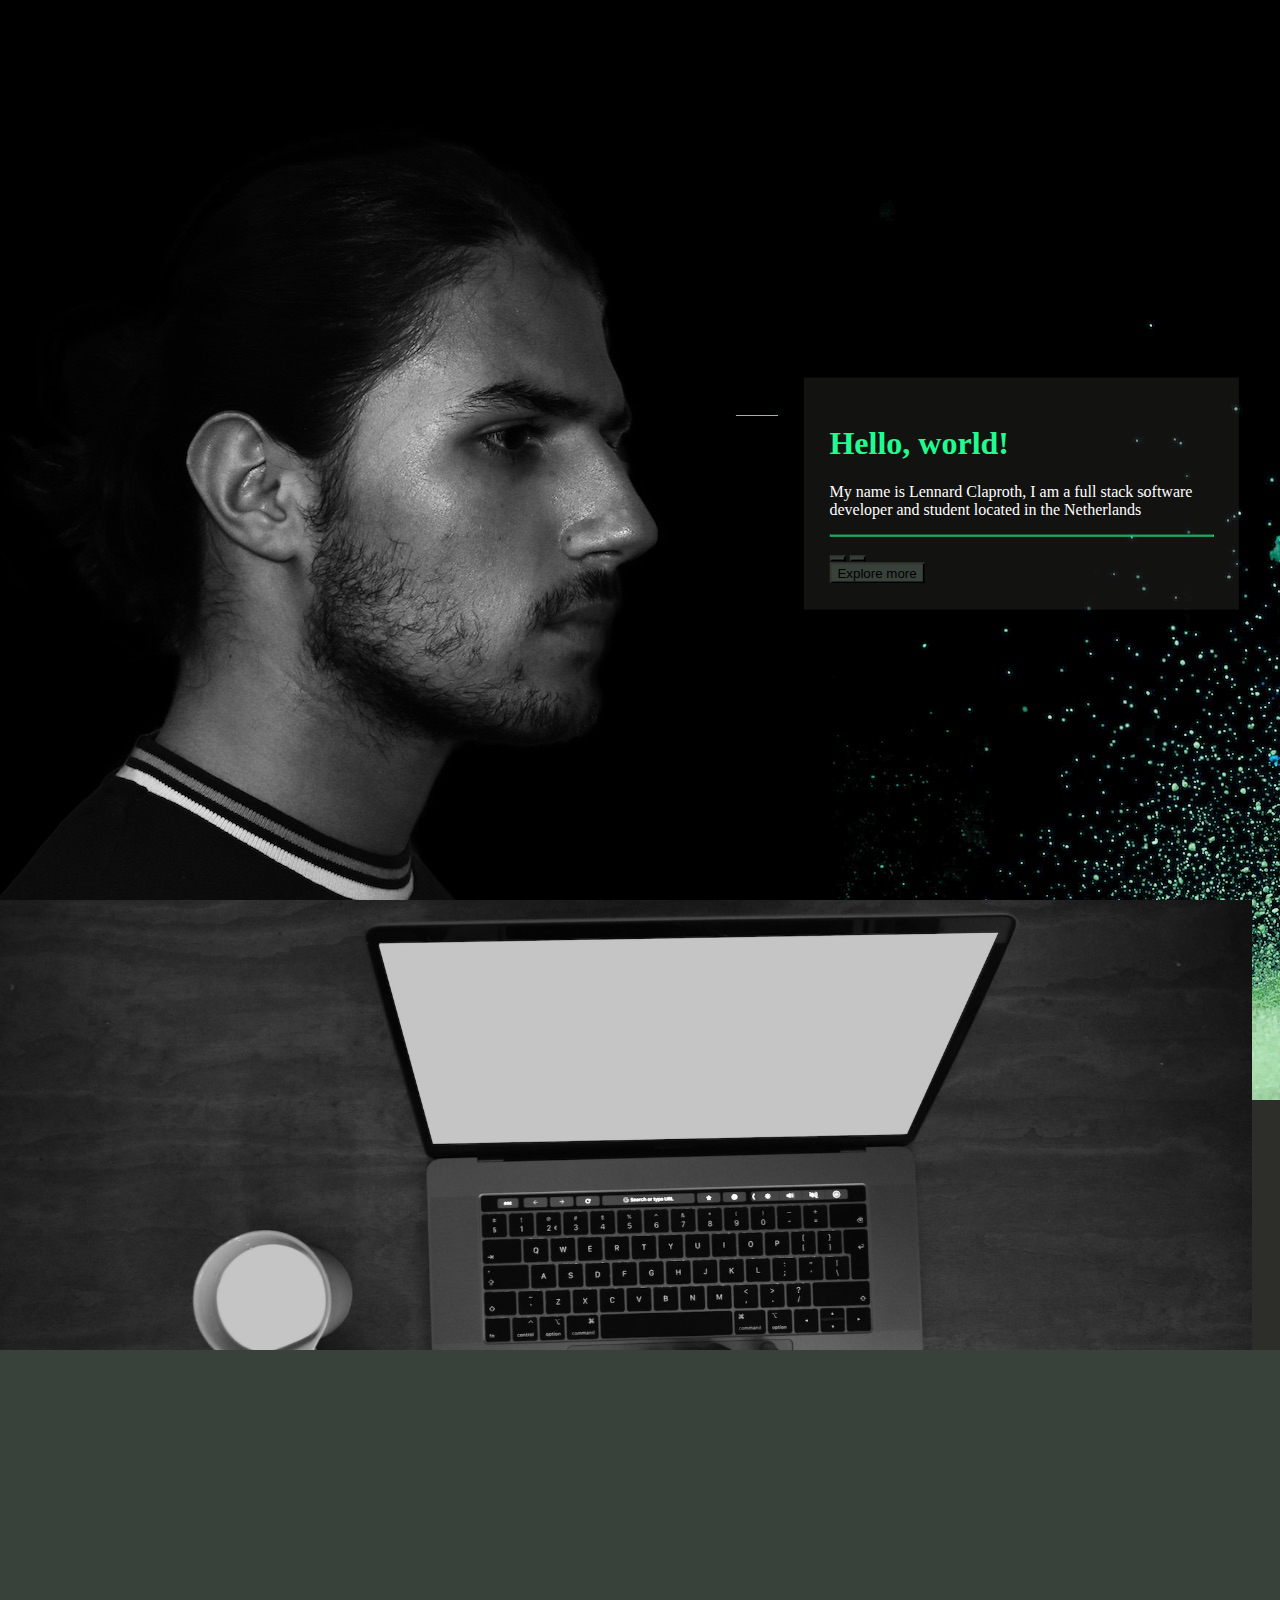
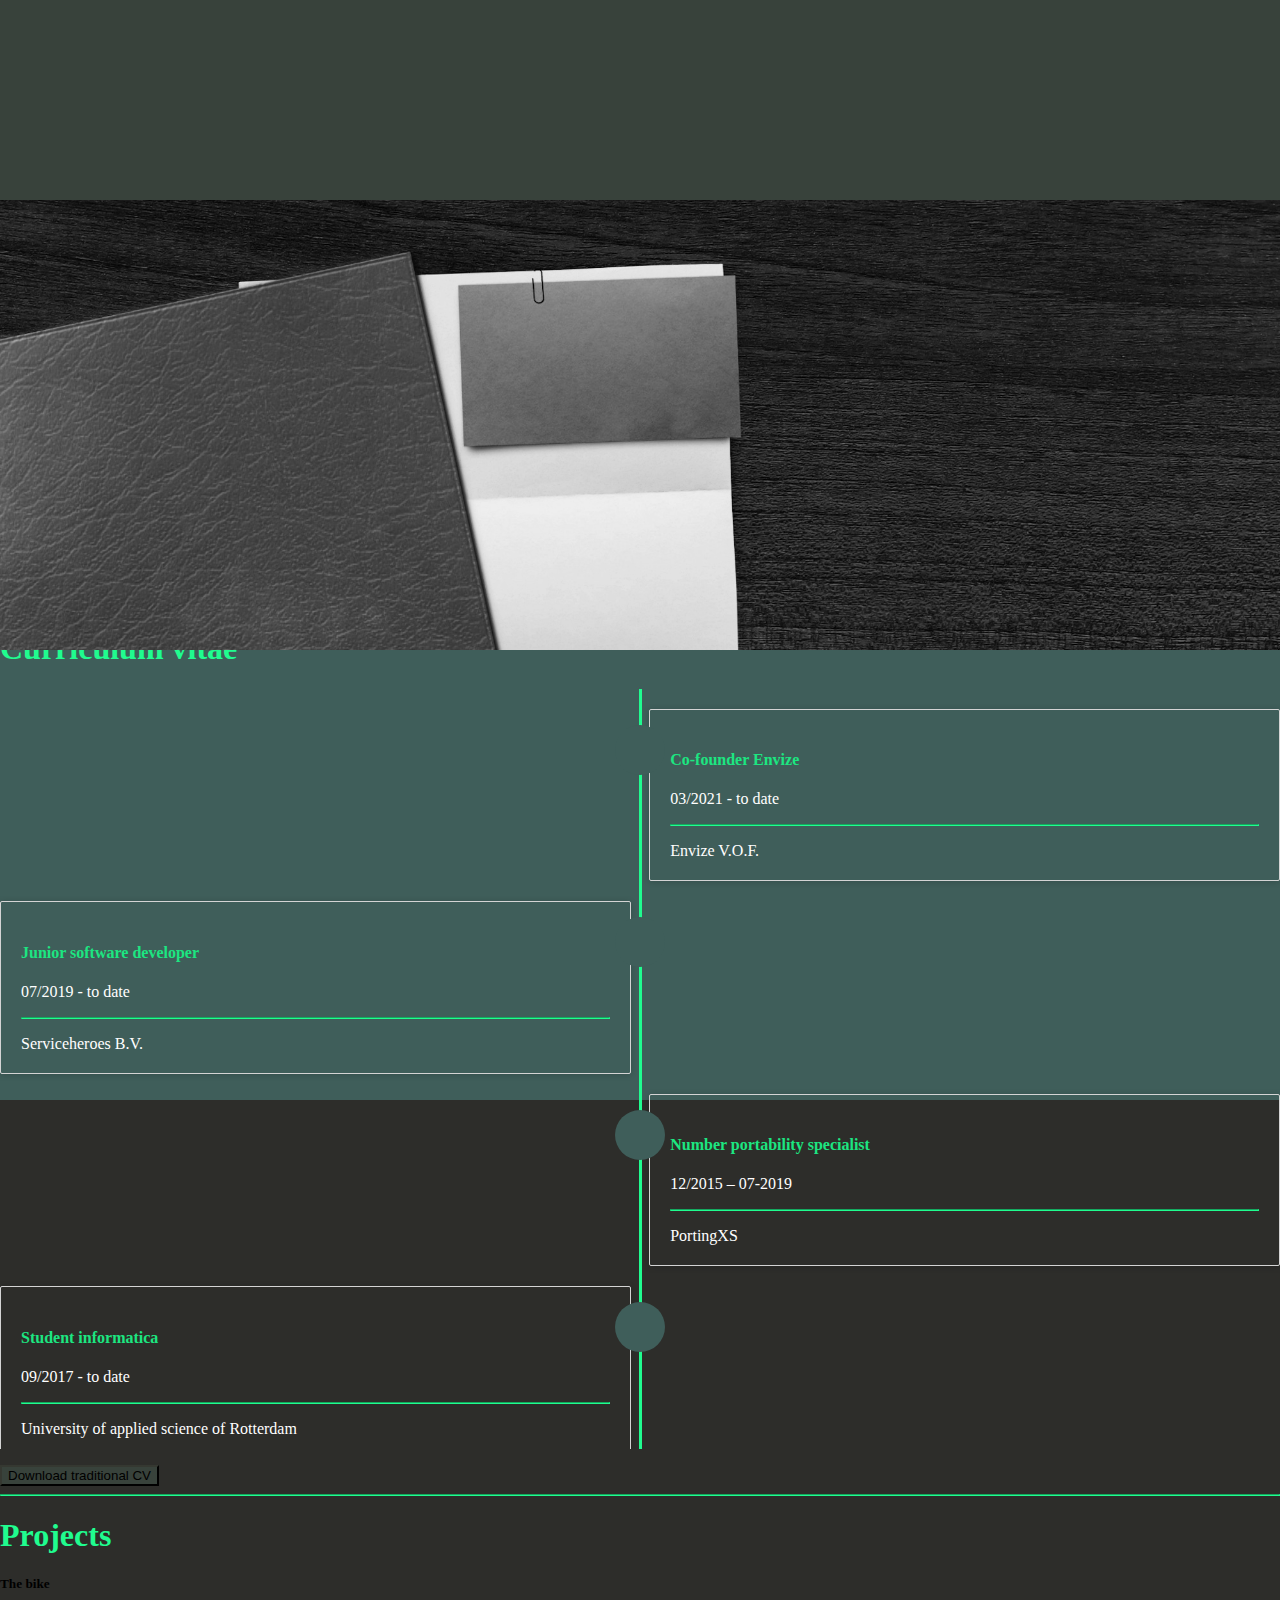
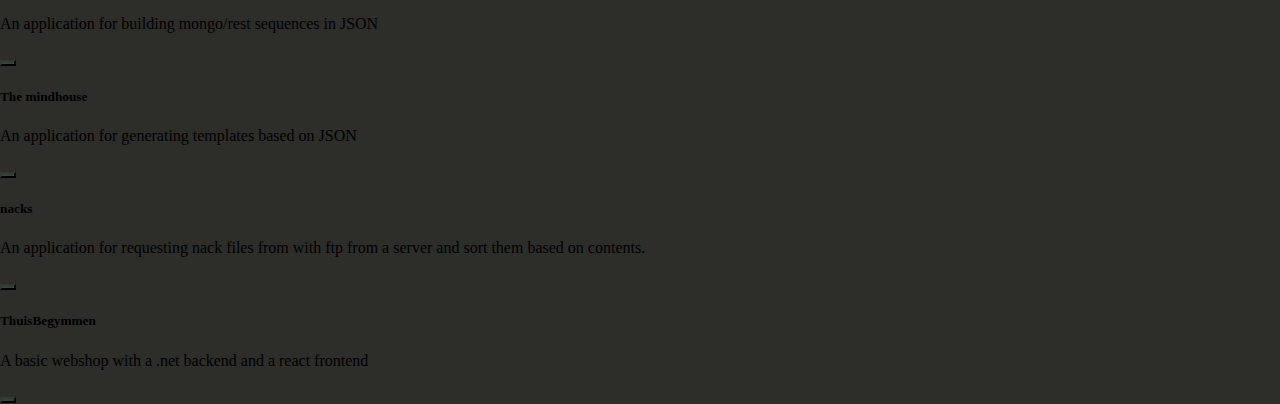
<file: www/index.html>
<!doctype html>
<html lang="en">
  <head>
    <!-- Required meta tags -->
    <meta charset="utf-8">
    <meta name="viewport" content="width=device-width, initial-scale=1, shrink-to-fit=no">

    <!-- Bootstrap CSS -->
    <link rel="stylesheet" href="https://stackpath.bootstrapcdn.com/bootstrap/4.5.0/css/bootstrap.min.css" integrity="sha384-9aIt2nRpC12Uk9gS9baDl411NQApFmC26EwAOH8WgZl5MYYxFfc+NcPb1dKGj7Sk" crossorigin="anonymous">
    <link rel="stylesheet" href="https://use.fontawesome.com/releases/v5.7.0/css/all.css" integrity="sha384-lZN37f5QGtY3VHgisS14W3ExzMWZxybE1SJSEsQp9S+oqd12jhcu+A56Ebc1zFSJ" crossorigin="anonymous">    <link rel="stylesheet" href="styles/buttonStyles.css">
    <link rel="stylesheet" href="styles/containerStyles.css">
    <link rel="stylesheet" href="styles/imageStyles.css">
    <link rel="stylesheet" href="styles/jumbotronStyles.css">
    <link rel="stylesheet" href="styles/fontStyles.css">
    <link rel="stylesheet" href="styles/iconStyles.css">
    <link rel="stylesheet" href="styles/rowStyles.css">
    <link rel="stylesheet" href="styles/buttonAnimationStyles.css">
    <link rel="stylesheet" href="styles/timeline.css">
    <link rel="stylesheet" href="styles/mainStyles.css">

    <title>Lennard Claproth</title>
  </head>
  <body>
    <div class="container-fluid header-container" id="header">
        <img src="img/banner.jpg" class="img-fluid header-img" alt="Responsive image">
        <div class="jumbotron header-jumbotron">
            <h1 class="display-4 main-heading">Hello, world!</h1>
            <p class="lead main-paragraph">My name is Lennard Claproth, I am a full stack software developer and student located in the Netherlands</p>
            <hr class="my-4 main-divider">
            <div class="d-flex justify-content-center">
                <div class="btn-group" role="group" aria-label="Basic example">
                    <button type="button" class="btn btn-primary" onclick="window.location.href='https://www.instagram.com/lennardclaproth/'"><i class="fab fa-instagram"></i></button>
                    <button type="button" class="btn btn-primary" onclick="window.location.href='https://www.linkedin.com/in/lennardclaproth'"><i class="fab fa-linkedin"></i></button>
                </div>
            </div>
            <!-- <p class="lead main-paragraph"><i class="fab fa-instagram jumbo-icon"></i></p> -->
            <button class="btn btn-primary btn-lg btn-block header-button mt-4" onclick="scrollDown('main-body')">Explore more <i class="fas fa-route ml-2"></i></button>
        </div>
    </div>

    <div class="container-fluid main-body" id="main-body">
        <div class="row main-row">
            <div class="col-sm main-col p-0">
                <button class="special-button" onclick="scrollDown('portfolio')">
                    <span>
                        <span>
                            <span data-attr-span="About me">
                                About me
                            </span>
                        </span>
                    </span>
                </button>      
                <img src="img/laptop.jpg" class="img body-image" alt="Responsive image">
            </div>
            <div class="col-sm main-col p-0" style="background-color: #20fc8f">
                
            </div>
            <div class="col-sm main-col p-0">
                <button class="special-button" onclick="scrollDown('projects')">
                    <span>
                        <span>
                            <span data-attr-span="Projects">
                                Projects
                            </span>
                        </span>
                    </span>
                </button>      
                <img src="img/code.jpg" class="img body-image" alt="Responsive image">
            </div>
        </div>
        <div class="row main-row">
            <div class="col-sm main-col p-0" style="background-color: #38423B">
            </div>
            <div class="col-sm main-col p-0">
                <button class="special-button" onclick="scrollDown('curriculum_vitae')">
                    <span>
                        <span>
                            <span data-attr-span="Curriculum vitae">
                                Curriculum vitae
                            </span>
                        </span>
                    </span>
                </button>      
                <img src="img/folder.jpg" class="img body-image" alt="Responsive image">
            </div>
            <div class="col-sm main-col p-0" style="background-color: #3f5e5a">
            </div>
        </div>
        <div class="nav-bar-container">
            <nav class="navbar navbar-expand-md navbar-dark bg-dark sticky-top">
                <li class="nav-item dropdown">
                    <button class="btn btn-primary nav-link dropdown-toggle" id="navbarDropdown" role="button" data-toggle="dropdown" aria-haspopup="true" >
                        <i class="fas fa-bars"></i>
                    </button>
                    <div class="dropdown-menu main-dropdown" aria-labelledby="navbarDropdown">
                        <button type="button" class="btn dropdown-item" onclick="scrollDown('main-body')"><i class="fas fa-home"></i></button>
                        <button type="button" class="btn dropdown-item" onclick="scrollDown('portfolio')">Portfolio</i></button>
                        <button type="button" class="btn dropdown-item" onclick="scrollDown('curriculum_vitae')">Curriculum Vitae</a></button>
                        <button type="button" class="btn dropdown-item" onclick="scrollDown('projects')">Projects</a></button>                    
                    </div>
                </li>
            </nav>
            <div class="container mb-5">
                <div class="page-header" id="portfolio">
                    <h1 class="display-4 main-heading ">About me</h1>
                </div>
                <hr class="hy-4 main-divider">
                <div class="container main-container">
                    <p class="lead main-paragraph">
                        My name is Lennard Claproth I am born and raised in The Hague in the Netherlands. 
                        Since highschool I developed a passion for everything computer related. 
                        From building computers to making websites, 
                        from fixing operating system related issues to making robots with a raspberry pi. 
                        I have always had a great affinity with computers and I am happy that I can earn money with my passion.</p>
                    <p class="lead main-paragraph">
                        Since a year I have been working as a junior software developer. 
                        This helped me with developing better developing skills as I am a kinesthetic learner. 
                        Besides my current work I am currently working with a friend of mine to set up a company for the development of software solutions.
                    </p>
                    <p class="lead main-paragraph"> 
                        The programming/scripting languages/frameworks which I love the most at the current moment are 
                        <i class="fab fa-python mr-2"></i><i class="fab fa-vuejs mr-2"></i><i class="fab fa-js-square mr-2"></i><i class="fab fa-java mr-2"></i><i class="fab fa-sass mr-2"></i>
                    </p>
                    <p class="lead main-paragraph">You can contact me on my email address: lennardclaproth@gmail.com <br />or via a phonecall to +31643244747</p>
                </div>
                <hr class="hy-4 main-divider">
            </div>
            <div class="container mt-5 mb-5" id="curriculum_vitae">
                <div class="page-header">
                    <h1  class="display-4 main-heading ">Curriculum vitae</h1>
                </div>
                <ul class="timeline">
                    <li class="timeline-inverted">
                        <div class="timeline-badge"><i class="fas fa-briefcase"></i></div>
                        <div class="timeline-panel">
                        <div class="timeline-heading">
                            <h4 class="second-heading">Co-founder Envize</h4>
                            <p class="main-paragraph">03/2021 - to date<i class="fas fa-clock ml-2"></i></p>
                            <hr class="hy-4 main-divider" />
                        </div>
                        <div class="timeline-body">
                            <p class="main-paragraph">Envize V.O.F.</p>
                        </div>
                        </div>
                    </li>
                    <li>
                        <div class="timeline-badge"><i class="fas fa-briefcase"></i></div>
                        <div class="timeline-panel">
                        <div class="timeline-heading">
                            <h4 class="second-heading">Junior software developer</h4>
                            <p class="main-paragraph">07/2019 - to date<i class="fas fa-clock ml-2"></i></p>
                            <hr class="hy-4 main-divider" />
                        </div>
                        <div class="timeline-body">
                            <p class="main-paragraph">Serviceheroes B.V.</p>
                        </div>
                        </div>
                    </li>
                    <li class="timeline-inverted">
                        <div class="timeline-badge"><i class="fas fa-briefcase"></i></div>
                        <div class="timeline-panel">
                        <div class="timeline-heading">
                            <h4 class="second-heading">Number portability specialist</h4>
                            <p class="main-paragraph">12/2015 – 07-2019 <i class="fas fa-clock ml-2"></i></p>
                            <hr class="hy-4 main-divider" />
                        </div>
                        <div class="timeline-body">
                            <p class="main-paragraph">PortingXS</p>
                        </div>
                        </div>
                    </li>
                    <li>
                        <div class="timeline-badge"><i class="fas fa-graduation-cap"></i></div>
                        <div class="timeline-panel">
                        <div class="timeline-heading">
                            <h4 class="second-heading">Student informatica</h4>
                            <p class="main-paragraph">09/2017 - to date<i class="fas fa-clock ml-2"></i></p>
                            <hr class="hy-4 main-divider" />
                        </div>
                        <div class="timeline-body">
                            <p class="main-paragraph">University of applied science of Rotterdam</p>
                        </div>
                        </div>
                    </li>
                    <li class="timeline-inverted">
                        <div class="timeline-badge"><i class="fas fa-briefcase"></i></div>
                        <div class="timeline-panel">
                        <div class="timeline-heading">
                            <h4 class="second-heading">Verkoopklaar medewerker</h4>
                            <p class="main-paragraph">01/2012 – 06-2016 <i class="fas fa-clock ml-2"></i></p>
                            <hr class="hy-4 main-divider" />
                        </div>
                        <div class="timeline-body">
                            <p class="main-paragraph">Albert Heijn   </p>
                        </div>
                        </div>
                    </li>
                    <li>
                        <div class="timeline-badge"><i class="fas fa-graduation-cap"></i></div>
                        <div class="timeline-panel">
                        <div class="timeline-heading">
                            <p class="main-paragraph">09/2009 - 06/2015<i class="fas fa-clock ml-2"></i></p>
                            <hr class="hy-4 main-divider" />
                        </div>
                        <div class="timeline-body">
                            <p class="main-paragraph">Segbroek College The Hague</p>
                        </div>
                        </div>
                    </li>
                </ul>
                <div class="d-flex justify-content-center">
                    <button type="button" class="btn btn-primary mr-3"><a href="/files/curriculum_vitae.pdf" download><i class="fas fa-download mr-2"></i>Download traditional CV</a></button>
                </div>
                <hr class="hy-4 main-divider">
            </div>
            <div class="container mt-5 mb-5">
                <div class="page-header">
                    <h1  class="display-4 main-heading "id="projects" >Projects</h1>
                </div>
                <div class="row">
                    <div class="col-sm-6 my-3">
                      <div class="card">
                        <div class="card-body">
                          <h5 class="card-title">The bike</h5>
                          <p class="card-text">An application for building mongo/rest sequences in JSON</p>
                          <button class="btn btn-primary" onclick="window.location.href='https://github.com/lennardclaproth/theBike'"><i class="fab fa-github"></i></button>
                        </div>
                      </div>
                    </div>
                    <div class="col-sm-6 my-3" >
                      <div class="card">
                        <div class="card-body">
                          <h5 class="card-title">The mindhouse</h5>
                          <p class="card-text">An application for generating templates based on JSON</p>
                          <button class="btn btn-primary" onclick="window.location.href='https://github.com/lennardclaproth/mindHouse'"><i class="fab fa-github"></i></button>
                        </div>
                      </div>
                    </div>
                    <div class="col-sm-6 my-3">
                        <div class="card">
                          <div class="card-body">
                            <h5 class="card-title">nacks</h5>
                            <p class="card-text">An application for requesting nack files from with ftp from a server and sort them based on contents.</p>
                            <button class="btn btn-primary" onclick="window.location.href='https://github.com/lennardclaproth/nacks'"><i class="fab fa-github"></i></button>
                          </div>
                        </div>
                    </div>
                    <div class="col-sm-6 my-3">
                        <div class="card">
                          <div class="card-body">
                                <h5 class="card-title">ThuisBegymmen</h5>
                                <p class="card-text">A basic webshop with a .net backend and a react frontend</p>
                                <button class="btn btn-primary" onclick="window.location.href='https://github.com/lennardclaproth/ThuisBegymmen'"><i class="fab fa-github"></i></button>
                          </div>
                        </div>
                    </div>
                </div>
            </div>
        </div>
        
    </div>

    <!-- Optional JavaScript -->
    <!-- jQuery first, then Popper.js, then Bootstrap JS -->
    <script src="https://code.jquery.com/jquery-3.5.1.slim.min.js" integrity="sha384-DfXdz2htPH0lsSSs5nCTpuj/zy4C+OGpamoFVy38MVBnE+IbbVYUew+OrCXaRkfj" crossorigin="anonymous"></script>
    <script src="https://cdn.jsdelivr.net/npm/popper.js@1.16.0/dist/umd/popper.min.js" integrity="sha384-Q6E9RHvbIyZFJoft+2mJbHaEWldlvI9IOYy5n3zV9zzTtmI3UksdQRVvoxMfooAo" crossorigin="anonymous"></script>
    <script src="https://stackpath.bootstrapcdn.com/bootstrap/4.5.0/js/bootstrap.min.js" integrity="sha384-OgVRvuATP1z7JjHLkuOU7Xw704+h835Lr+6QL9UvYjZE3Ipu6Tp75j7Bh/kR0JKI" crossorigin="anonymous"></script>
    <script src="script.js"></script>
  </body>
</html>
</file>
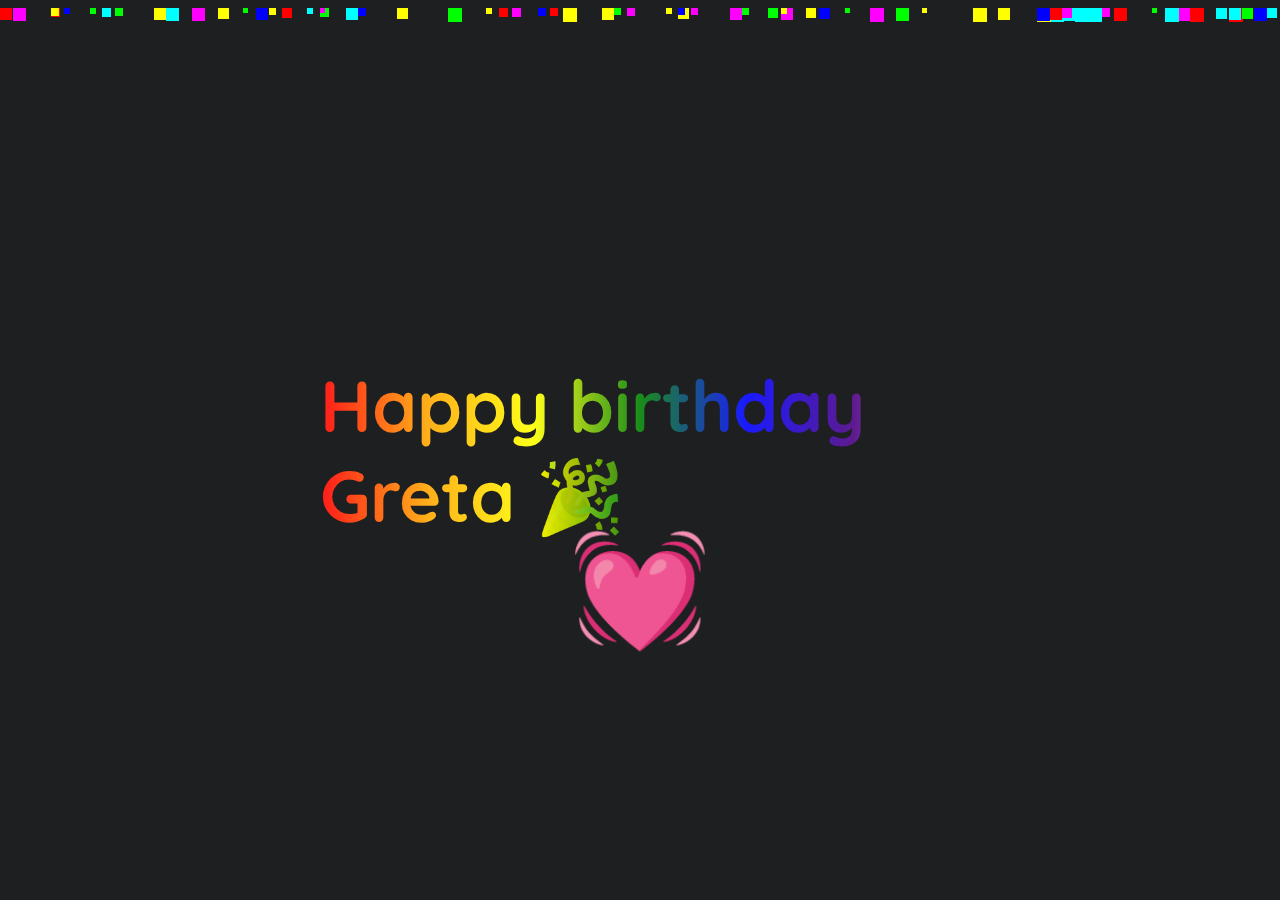
<file: www/happy-birthday-greta.html>
<!doctype html>
<html lang="en">
  <head>
    <!-- Required meta tags -->
    <meta charset="utf-8">
    <meta name="viewport" content="width=device-width, initial-scale=1, shrink-to-fit=no">

    <!-- Bootstrap CSS -->
    <link rel="stylesheet" href="https://stackpath.bootstrapcdn.com/bootstrap/4.5.0/css/bootstrap.min.css" integrity="sha384-9aIt2nRpC12Uk9gS9baDl411NQApFmC26EwAOH8WgZl5MYYxFfc+NcPb1dKGj7Sk" crossorigin="anonymous">
    <link rel="stylesheet" href="https://use.fontawesome.com/releases/v5.7.0/css/all.css" integrity="sha384-lZN37f5QGtY3VHgisS14W3ExzMWZxybE1SJSEsQp9S+oqd12jhcu+A56Ebc1zFSJ" crossorigin="anonymous">    <link rel="stylesheet" href="styles/buttonStyles.css">
    <link rel="stylesheet" href="styles/happyBirthdayStyles.css">
    
    <title>Happy birthday 🎉</title>
  </head>
  <body>
    <div id="confetti-wrapper">
        <div class="header">
            <h1>Happy birthday Greta 🎉</h1>
        </div>
        <div class="header-2">
            <h1>💓</h1>
        </div>
    </div>
  </body>
  <script src="confetti.js"></script>
</html>
</file>
<file: www/styles/buttonStyles.css>
.dropdown{
    list-style:none;
}
.dropdown-menu.show {
    background-color: #38423B;
  }
  
.dropdown-menu.show button.dropdown-item {
    color: white;
  }
  
.dropdown-menu.show .dropdown-divider {
    border-top: 1px solid rgba(50, 50, 50, 0.9);
  }
  
.dropdown-menu.show .dropdown-item:hover{
    background-color: #20fc8f !important;
    border-color: #1ce681 !important;
}
.dropdown-menu.show .dropdown-item:focus {
    background-color: #3f5e5a !important;
    border-color: #38423B !important;       
    box-shadow: 0 0 0 0.2rem #20fc8f !important;
}
.dropdown-menu.show .dropdown-item:active {
    background-color: #3f5e5a !important;
    border-color: #38423B !important;
}
a {
    color: inherit; /* blue colors for links too */
    text-decoration: inherit; /* no underline */
}
a:hover {
    color: inherit; /* blue colors for links too */
    text-decoration: inherit; /* no underline */
}

.btn-primary{
    background-color: #38423B !important;
    border-color: #353831 !important;
}
.btn-primary:hover{
    background-color: #20fc8f !important;
    border-color: #1ce681 !important;
}
.btn-primary:focus{
    background-color: #3f5e5a !important;
    border-color: #38423B !important;
    box-shadow: 0 0 0 0.2rem #20fc8f !important;
}
.btn-primary:active{
    background-color: #3f5e5a !important;
    border-color: #38423B !important;
}
.header-button:hover{
    background-color: #3f5e5a ;
    border-color: #1ce681;
}
.navbar{
    background:none!important;
}


.special-button > span > span:after{
	content:'';
	position: absolute;
	bottom:0;
	left: 0%;
	width: 1px;
	height: 1px;
	opacity: 0;
	
}
.special-button > span > span > span{
	transition: color 0.15s ease-out 0.3s;
    color: transparent;
}
.special-button > span > span > span::after{
    color: #38423B
}
</file>
<file: www/styles/containerStyles.css>
.container-fluid{
    background-color: #2d2d2a;
    height: 100vh;
    margin: 0;
}
.header-container{
    background-color: black;
}
.basic-info-container{
    position: absolute;
}
</file>
<file: www/styles/imageStyles.css>
.header-img{
    height: auto;
    /* width: 100%; */
    width: auto;
}
.body-image{
    height: auto !important;
    width: auto !important;
    /* width: 100%; */
    max-width:160%;
    max-height:160%;
    background-size: cover;
    -webkit-filter: grayscale(100%);
	filter: grayscale(100%);
	-webkit-transition: .5s ease-in-out;
    transition: .5s ease-in-out;
    -webkit-transform: scale(1);
    transform: scale(1);
} 
/* .hover08 figure img {
	-webkit-filter: grayscale(100%);
	filter: grayscale(100%);
	-webkit-transition: .3s ease-in-out;
	transition: .3s ease-in-out;
} */
/* .hover08 figure:hover img {
	-webkit-filter: grayscale(0);
	filter: grayscale(0);
} */
</file>
<file: www/styles/jumbotronStyles.css>
.header-jumbotron{
    position: absolute;
    width: 30vw;
    top: 60%;
    left: 90%;
    transform: translate(-80%, -70%);
    -ms-transform: translate(-80%, -70%);
    background-color: rgba(45,45,42,0.4) ;
    
    /* background: none; */
    padding: 2%;
}
</file>
<file: www/styles/fontStyles.css>
.main-heading{
    color: #20fc8f;
}
.second-heading{
    color: #1ce681;
}
.main-paragraph{
    color: white;
}
.main-divider{
    border-color: #20fc8f;

}
.body-heading{
    position: absolute;
    top: 50%;
    left: 50%;
    transform: translate(-50%, -50%);
    -ms-transform: translate(-50%, -50%);
    /* background-color: #555; */
    color: #20fc8f;
    /* font-size: 16px; */
    /* padding: 12px 24px; */
    border: none;
    cursor: pointer;
    border-radius: 5px;
    text-align: center;
}
</file>
<file: www/styles/iconStyles.css>
.jumbo-icon{
    color: white;
    position:absolute;
    margin: auto;
    color: white;
}
</file>
<file: www/styles/rowStyles.css>
.main-row{
    height: 50%;
}
.main-col{
    height: 100%;
    overflow: hidden;
    background-size: cover;         /* Generic*/
}
.main-col:hover .body-image{
    -webkit-filter: grayscale(0);
    filter: grayscale(0);
    -webkit-transform: scale(1.3);
	transform: scale(1.3);
}

.main-col:hover .special-button > span:after{
    width: calc(50% - 1px);
	height: calc(100% - 2px);
	transition: width 0.15s ease-out, height 0.15s ease-out 0.15s;
}

.main-col:hover .special-button > span:before{
	width: calc(50% - 1px);
	height: calc(100% - 2px);
	transition: width 0.15s ease-out, height 0.15s ease-out 0.15s;
}
.main-col:hover .special-button > span > span:before{
	opacity: 1;
	border-bottom: 1px solid #20fc8f;
	width: calc(50%);
	height: 1px;
	transition: opacity 0s ease-out 0.29s, width 0.15s ease-out 0.3s;
}
.main-col:hover button > span > span:after{
	opacity: 1;
	border-bottom: 1px solid #20fc8f;
	width: calc(50%);
	height: 1px;
	transition: opacity 0s ease-out 0.29s, width 0.15s ease-out 0.3s;
}
.main-col:hover button > span > span > span{
	color:#20fc8f;
}
</file>
<file: www/styles/buttonAnimationStyles.css>
.special-button{
    position: absolute;
    top: 50%;
    left: 65%;
    transform: translate(-80%, -70%);
    -ms-transform: translate(-80%, -70%);
	-webkit-appearance: none;
	border: none;
	background: none;
	color:#20fc8f;
	width: 250px;
	height:50px;
	font-size: 20px;
	padding: 0;
	margin: 0;
	outline: none;
	z-index: 10;
}
.special-button > span:after{
	content:'';
	position: absolute;
	top:0;
	left: 50%;
	width: 20px;
	height: 0;
	
	border: 1px solid #20fc8f;
	border-left: none;
	border-bottom: none;
	
	    transition: height 0.15s ease-out, width 0.15s ease-out 0.15s;
}
.special-button span{
	display: block;
	position: relative;
	line-height: 50px;
	height: 50px;
	cursor: pointer;
}
.special-button > span:before{
	content:'';
	position: absolute;
	top:0;
	right: 50%;
	width: 20px;
	height: 0;
	
	border: 1px solid #20fc8f;
	border-right: none;
	border-bottom: none;
        transition: height 0.15s ease-out, width 0.15s ease-out 0.15s;
}
.special-button > span > span:before{
	content:'';
	position: absolute;
	bottom:0;
	right: 0%;
	width: 1px;
	height: 1px;
	opacity: 0;
}
.special-button > span > span > span:after{
	position: absolute;
	top:0;left:0;right:0;bottom:0;
	color:#1f2e4d;
	content: attr(data-attr-span);
	width: 0%;
	height: 100%;
	background:#20fc8f;
	white-space: nowrap;
	text-align: center;
	margin: auto;
	overflow: hidden;
	display: flex;
	justify-content: center;
	transition: width 0.2s;
}
.special-button:hover > span > span > span:after{
	width: 100%;
}
.special-button:active{
    border:none;
}
.special-button:focus{
    border:none;
    outline: none;
}
</file>
<file: www/styles/timeline.css>
.timeline {
    list-style: none;
    padding: 20px 0 20px;
    position: relative;
    height: 80vh;
    overflow-y: scroll;
  }
  
  .timeline:before {
    top: 0;
    bottom: 0;
    position: absolute;
    content: " ";
    width: 3px;
    background-color: #20fc8f;
    left: 50%;
    margin-left: -1.5px;
    overflow-y: scroll;
}
  
  .timeline > li {
    margin-bottom: 20px;
    position: relative;
  }
  
  .timeline > li:before,
  .timeline > li:after {
    content: " ";
    display: table;
  }
  
  .timeline > li:after {
    clear: both;
  }
  
  .timeline > li:before,
  .timeline > li:after {
    content: " ";
    display: table;
  }
  
  .timeline > li:after {
    clear: both;
  }
  
  .timeline > li > .timeline-panel {
    width: 46%;
    float: left;
    border: 1px solid #d4d4d4;
    border-radius: 2px;
    padding: 20px;
    position: relative;
    -webkit-box-shadow: 0 1px 6px rgba(0, 0, 0, 0.175);
    box-shadow: 0 1px 6px rgba(0, 0, 0, 0.175);
  }
  
  .timeline > li > .timeline-panel:before {
    position: absolute;
    top: 26px;
    right: -15px;
    display: inline-block;
    border-top: 15px solid transparent;
    border-left: 15px solid #ccc;
    border-right: 0 solid #ccc;
    border-bottom: 15px solid transparent;
    content: " ";
  }
  
  .timeline > li > .timeline-panel:after {
    position: absolute;
    top: 27px;
    right: -14px;
    display: inline-block;
    border-top: 14px solid transparent;
    border-left: 14px solid #fff;
    border-right: 0 solid #fff;
    border-bottom: 14px solid transparent;
    content: " ";
  }
  
  .timeline > li > .timeline-badge {
    color: #fff;
    width: 50px;
    height: 50px;
    line-height: 50px;
    font-size: 1.4em;
    text-align: center;
    position: absolute;
    top: 16px;
    left: 50%;
    margin-left: -25px;
    background-color: #3f5e5a;
    z-index: 100;
    border-top-right-radius: 50%;
    border-top-left-radius: 50%;
    border-bottom-right-radius: 50%;
    border-bottom-left-radius: 50%;
  }
  
  .timeline > li.timeline-inverted > .timeline-panel {
    float: right;
  }
  
  .timeline > li.timeline-inverted > .timeline-panel:before {
    border-left-width: 0;
    border-right-width: 15px;
    left: -15px;
    right: auto;
  }
  
  .timeline > li.timeline-inverted > .timeline-panel:after {
    border-left-width: 0;
    border-right-width: 14px;
    left: -14px;
    right: auto;
  }
  
  .timeline-body > p,
  .timeline-body > ul {
    margin-bottom: 0;
  }
  
  .timeline-body > p + p {
    margin-top: 5px;
  }
</file>
<file: www/styles/mainStyles.css>
body{
    margin:0;
    background-color: #2d2d2a;
}
html {
    scroll-behavior: smooth;
}
.main-container{
    min-height: 30vh;
    max-height: 90vh;
    overflow-y: scroll;
}
</file>
<file: www/styles/happyBirthdayStyles.css>
@import url("https://fonts.googleapis.com/css?family=Quicksand:500");

body {
  background: #1d1f20;
  font-family: "Quicksand", serif;
}

.header {
  position: absolute;
  top: 50%;
  left: 50%;
  transform: translate(-50%, -50%);
}

.header h1 {
  font-size: 4.5em;
  color: rgba(255, 255, 255, 0.1);
  background: -webkit-linear-gradient(
    left,
    red,
    orange,
    yellow,
    green,
    blue,
    indigo,
    violet
  );
  background-repeat: repeat-x;
  -webkit-background-clip: text;
  animation-name: colorchange;
  animation-duration: 5s;
  animation-iteration-count: infinite;
  animation-timing-function: linear;
}

.header-2 {
  position: absolute;
  top: 65%;
  left: 50%;
  transform: translate(-50%, -50%);
}

.header-2 h1 {
  font-size: 7em;
}

@keyframes colorchange {
  0% {
    background-position: right 0px bottom 0px;
  }
  100% {
    background-position: right 10em bottom 0px;
  }
}

.confetti {
  position: fixed;
  width: 10px;
  height: 10px;
  background-color: #f00;
  z-index: 9999;
}

/* Define a falling animation */
@keyframes fall {
  0% {
    top: -10%;
    opacity: 1;
    transform: rotate(0deg);
  }
  100% {
    top: 110%;
    opacity: 0;
    transform: rotate(360deg);
  }
}
</file>
